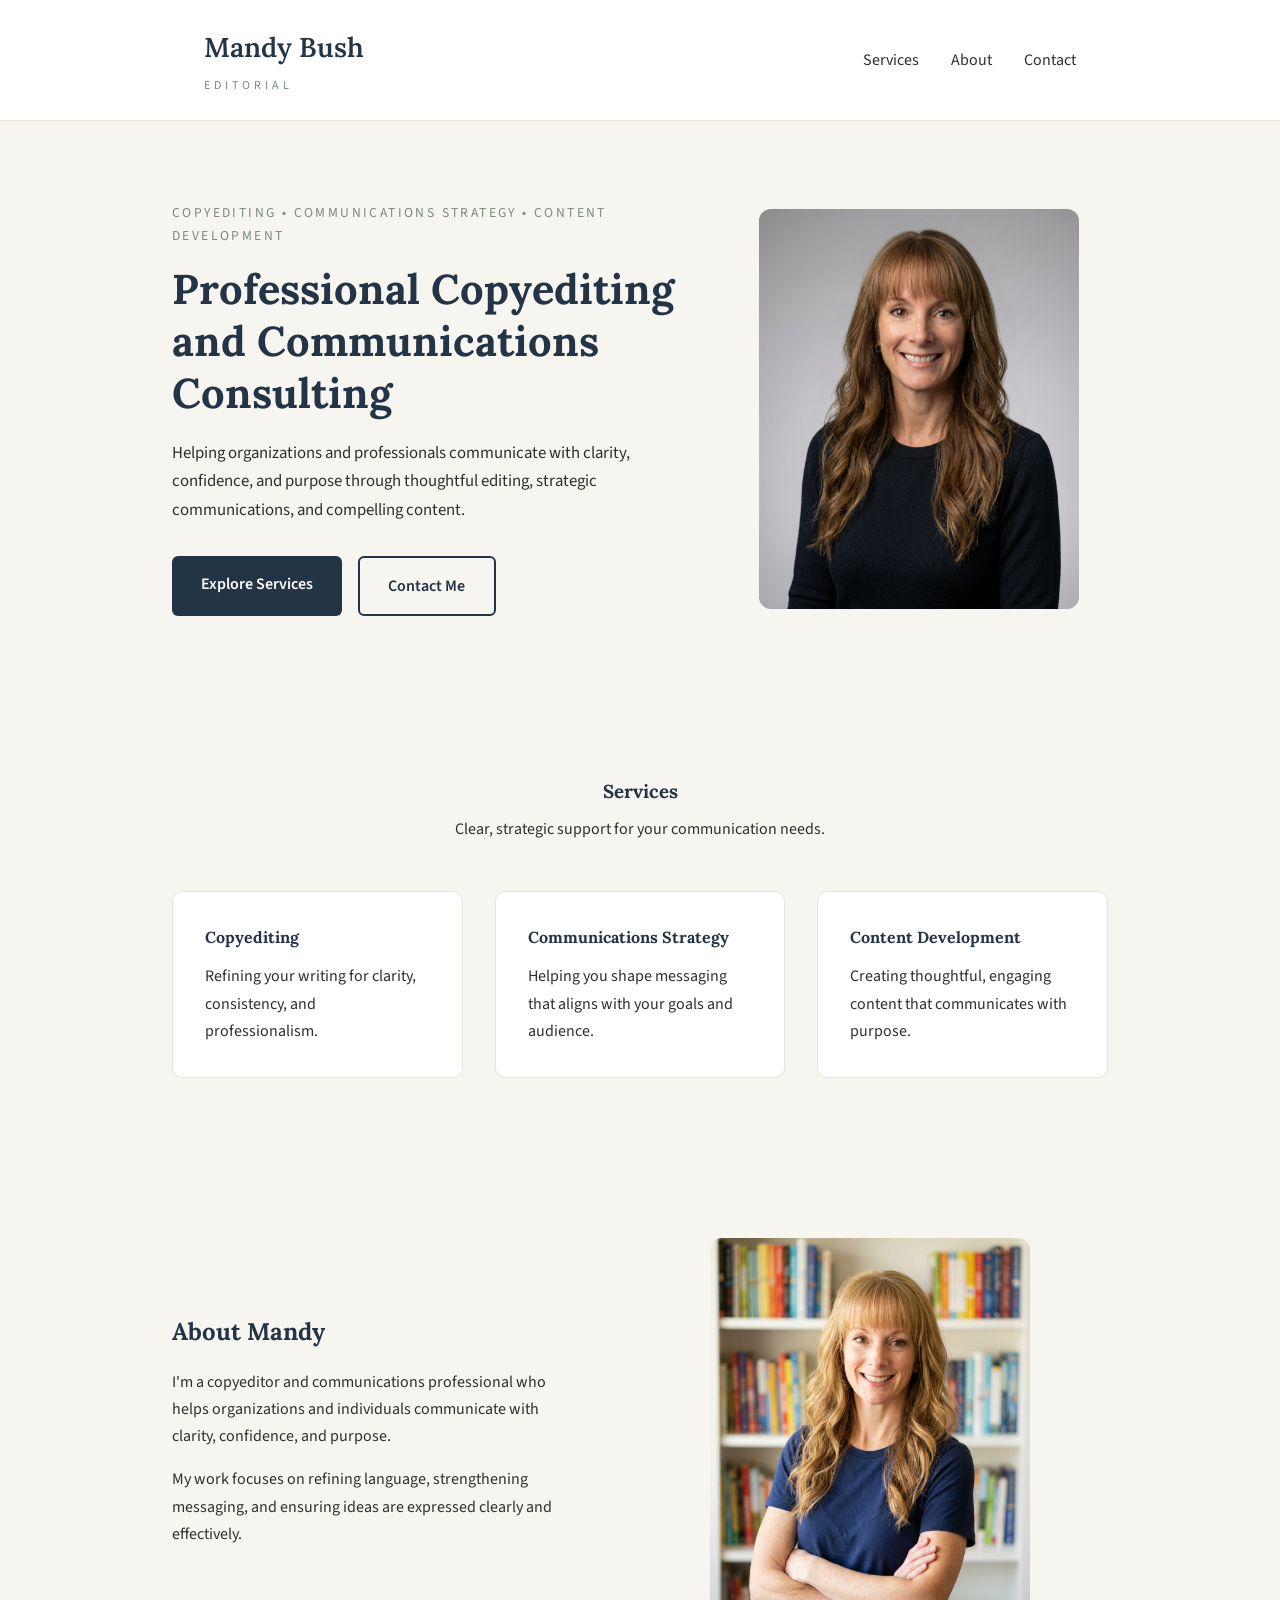
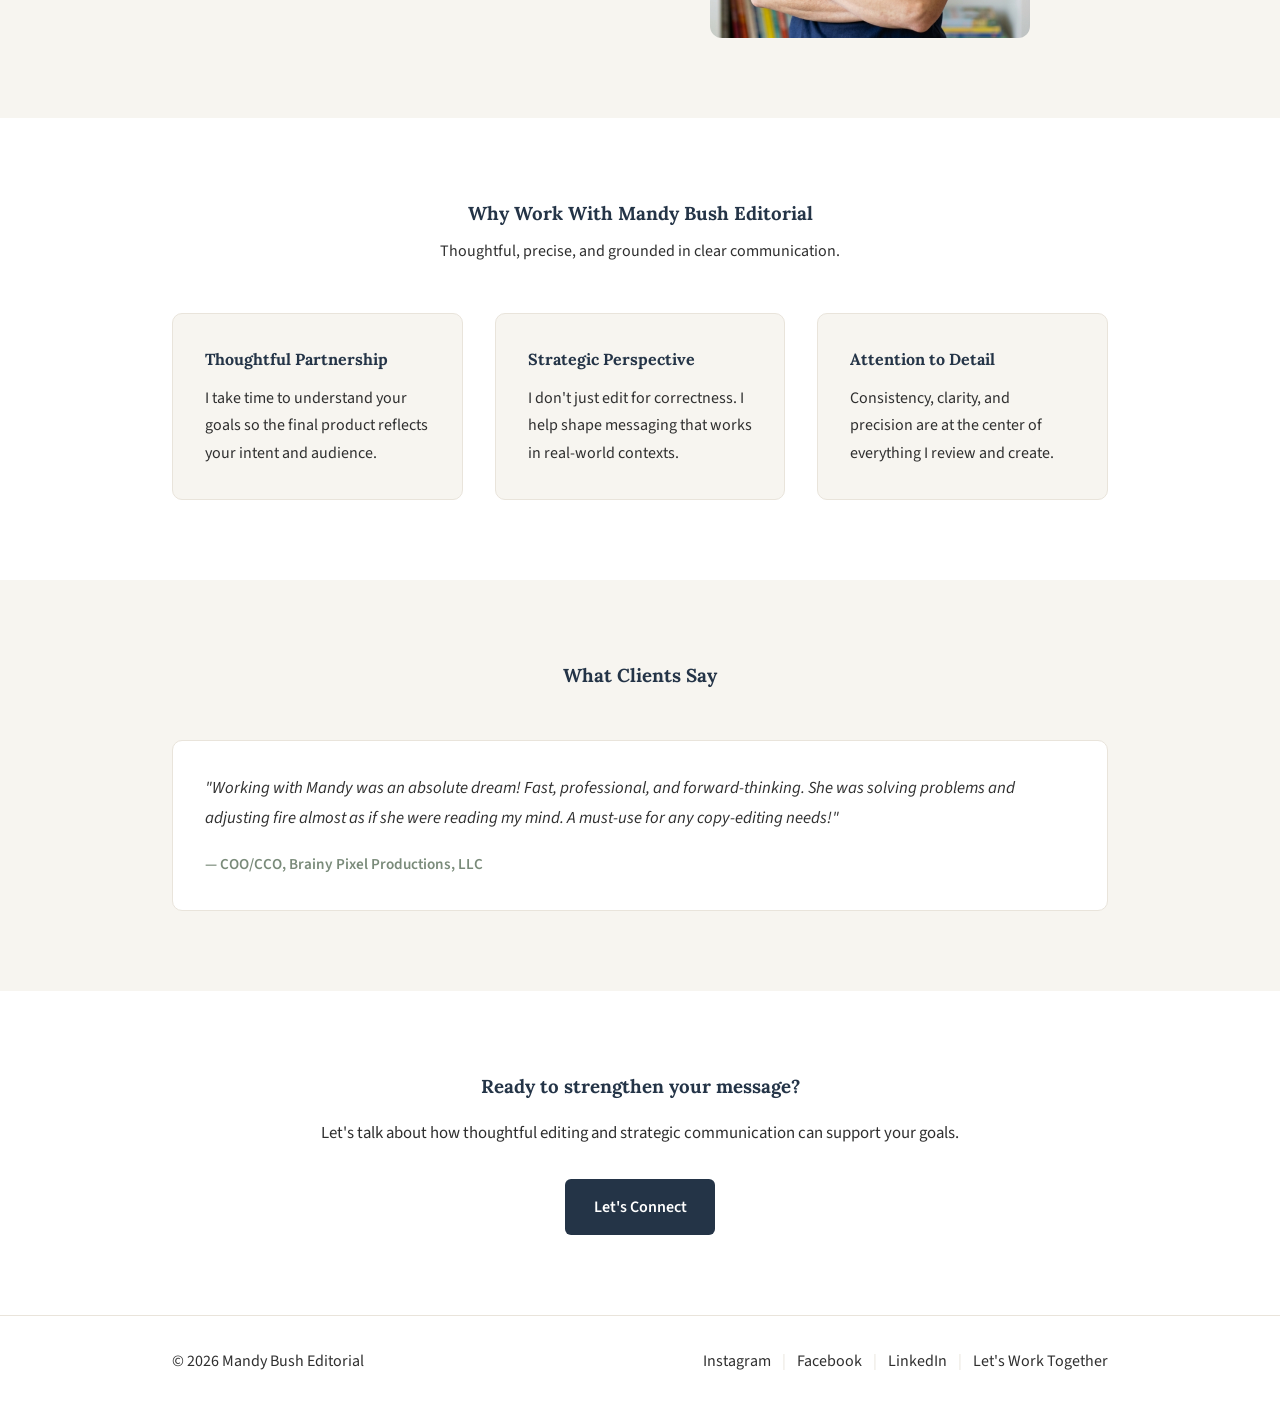
<file: index.html>
<!DOCTYPE html>
<html lang="en">
<head>
    <meta charset="UTF-8">
    <meta name="viewport" content="width=device-width, initial-scale=1.0">

    <!-- Primary SEO -->
    <title>Mandy Bush Editorial | Copyediting & Communications Consulting</title>
    <meta name="description" content="Mandy Bush Editorial offers professional copyediting, communications strategy, and content development for organizations and individuals who want to communicate with clarity and purpose.">
    <meta name="robots" content="index, follow">
    <!-- Favicon -->
    <link rel="icon" type="image/x-icon" href="/favicon.ico">
    <link rel="icon" type="image/png" sizes="32x32" href="/favicon-32x32.png">
    <link rel="icon" type="image/png" sizes="16x16" href="/favicon-16x16.png">
    <link rel="apple-touch-icon" sizes="180x180" href="/apple-touch-icon.png">
    <link rel="canonical" href="https://www.mandybusheditorial.com/">

    <!-- Open Graph -->
    <meta property="og:type" content="website">
    <meta property="og:url" content="https://www.mandybusheditorial.com/">
    <meta property="og:title" content="Mandy Bush Editorial | Copyediting & Communications Consulting">
    <meta property="og:description" content="Professional copyediting, communications strategy, and content development. Clear, purposeful communication for organizations and individuals.">
    <meta property="og:image" content="https://www.mandybusheditorial.com/images/headshot.jpg">

    <!-- Fonts -->
    <link rel="preconnect" href="https://fonts.googleapis.com">
    <link rel="preconnect" href="https://fonts.gstatic.com" crossorigin>
    <link href="https://fonts.googleapis.com/css2?family=Lora:wght@500;600;700&family=Source+Sans+3:wght@400;500;600&display=swap" rel="stylesheet">

    <!-- Stylesheet -->
    <link rel="stylesheet" href="css/style.css">
    <!-- Google Analytics -->
    <script async src="https://www.googletagmanager.com/gtag/js?id=G-Q8B7W2BEQG"></script>
    <script>
        window.dataLayer = window.dataLayer || [];
        function gtag(){dataLayer.push(arguments);}
        gtag('js', new Date());
        gtag('config', 'G-Q8B7W2BEQG');
    </script>
</head>
</head>

<body>

<header class="site-header">
    <div class="container">
        <nav>
            <div class="logo">
                <a href="index.html">
                    <span class="logo-main">Mandy Bush</span>
                    <span class="logo-sub">Editorial</span>
                </a>
            </div>
            <ul class="nav-links">
                <li><a href="services.html">Services</a></li>
                <li><a href="about.html">About</a></li>
                <li><a href="contact.html">Contact</a></li>
            </ul>
        </nav>
    </div>
</header>

<main>

    <section class="hero">
        <div class="container">
            <div class="hero-grid">
                <div class="hero-text">
                    <p class="eyebrow">Copyediting • Communications Strategy • Content Development</p>
                    <h2>Professional Copyediting and Communications Consulting</h2>
                    <p class="hero-description">
                        Helping organizations and professionals communicate with clarity, confidence, and purpose through thoughtful editing, strategic communications, and compelling content.
                    </p>
                    <div class="hero-buttons">
                        <a href="services.html" class="button">Explore Services</a>
                        <a href="contact.html" class="button button-secondary">Contact Me</a>
                    </div>
                </div>
                <img src="images/headshot.jpg" alt="Mandy Bush" class="hero-photo">
            </div>
        </div>
    </section>

    <section class="services">
        <div class="container">
            <div class="section-header">
                <h3>Services</h3>
                <p>Clear, strategic support for your communication needs.</p>
            </div>
            <div class="services-grid">
                <div class="service-card">
                    <h4>Copyediting</h4>
                    <p>Refining your writing for clarity, consistency, and professionalism.</p>
                </div>
                <div class="service-card">
                    <h4>Communications Strategy</h4>
                    <p>Helping you shape messaging that aligns with your goals and audience.</p>
                </div>
                <div class="service-card">
                    <h4>Content Development</h4>
                    <p>Creating thoughtful, engaging content that communicates with purpose.</p>
                </div>
            </div>
        </div>
    </section>

    <section class="about-preview">
        <div class="container">
            <div class="about-grid">
                <div class="about-text">
                    <h2>About Mandy</h2>
                    <p>I'm a copyeditor and communications professional who helps organizations and individuals communicate with clarity, confidence, and purpose.</p>
                    <p>My work focuses on refining language, strengthening messaging, and ensuring ideas are expressed clearly and effectively.</p>
                </div>
                <div class="about-image">
                    <img src="images/workinginhomelibrary.jpg" alt="Mandy Bush working" class="hero-photo">
                </div>
            </div>
        </div>
    </section>

    <section class="why-section">
        <div class="container">
            <div class="section-header">
                <h3>Why Work With Mandy Bush Editorial</h3>
                <p>Thoughtful, precise, and grounded in clear communication.</p>
            </div>
            <div class="why-grid">
                <div class="why-card">
                    <h4>Thoughtful Partnership</h4>
                    <p>I take time to understand your goals so the final product reflects your intent and audience.</p>
                </div>
                <div class="why-card">
                    <h4>Strategic Perspective</h4>
                    <p>I don't just edit for correctness. I help shape messaging that works in real-world contexts.</p>
                </div>
                <div class="why-card">
                    <h4>Attention to Detail</h4>
                    <p>Consistency, clarity, and precision are at the center of everything I review and create.</p>
                </div>
            </div>
        </div>
    </section>
    
    <section class="testimonials">
        <div class="container">
            <div class="section-header">
                <h3>What Clients Say</h3>
            </div>
            <div class="testimonials-grid">
                <div class="testimonial-card">
                    <p class="testimonial-quote">"Working with Mandy was an absolute dream! Fast, professional, and forward-thinking. She was solving problems and adjusting fire almost as if she were reading my mind. A must-use for any copy-editing needs!"</p>
                    <p class="testimonial-author">— COO/CCO, Brainy Pixel Productions, LLC</p>
                </div>
            </div>
        </div>
    </section>

    <section class="cta">
        <div class="container">
            <h3>Ready to strengthen your message?</h3>
            <p>Let's talk about how thoughtful editing and strategic communication can support your goals.</p>
            <a href="contact.html" class="button">Let's Connect</a>
        </div>
    </section>

</main>

<div id="footer"></div>
<script>
    fetch("/partials/footer.html")
      .then(res => res.text())
      .then(data => {
        document.getElementById("footer").innerHTML = data;
      });
</script>

</body>
</html>
</file>
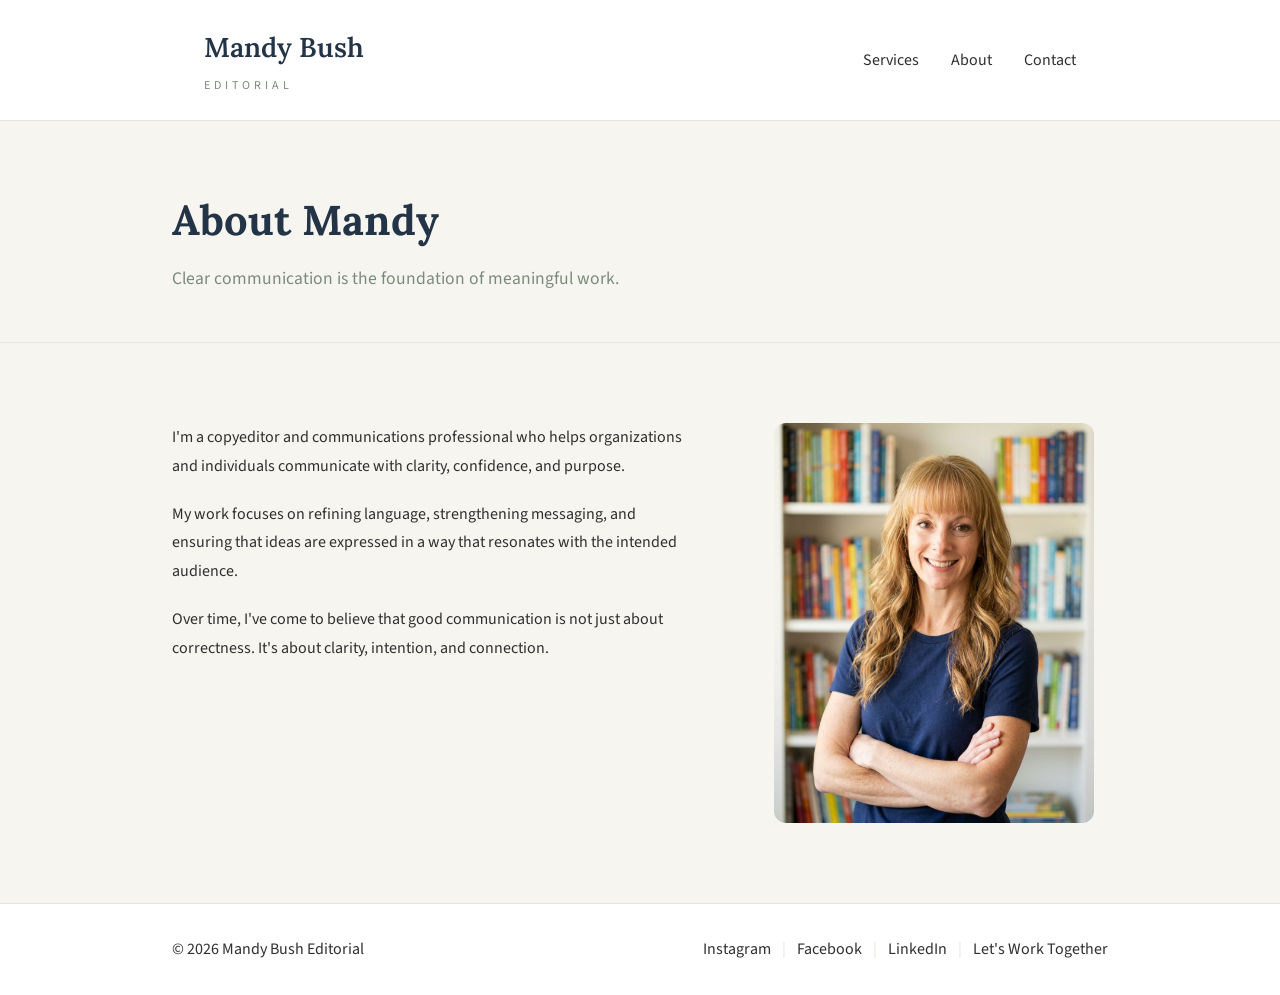
<file: about.html>
<!DOCTYPE html>
<html lang="en">
<head>
    <meta charset="UTF-8">
    <meta name="viewport" content="width=device-width, initial-scale=1.0">

    <!-- Primary SEO -->
    <title>About Mandy Bush | Copyeditor & Communications Professional</title>
    <meta name="description" content="Learn about Mandy Bush, a copyeditor and communications professional helping organizations and individuals communicate with clarity, confidence, and purpose.">
    <meta name="robots" content="index, follow">
    <!-- Favicon -->
    <link rel="icon" type="image/x-icon" href="/favicon.ico">
    <link rel="icon" type="image/png" sizes="32x32" href="/favicon-32x32.png">
    <link rel="icon" type="image/png" sizes="16x16" href="/favicon-16x16.png">
    <link rel="apple-touch-icon" sizes="180x180" href="/apple-touch-icon.png">
    <link rel="canonical" href="https://www.mandybusheditorial.com/about.html">

    <!-- Open Graph -->
    <meta property="og:type" content="website">
    <meta property="og:url" content="https://www.mandybusheditorial.com/about.html">
    <meta property="og:title" content="About Mandy Bush | Copyeditor & Communications Professional">
    <meta property="og:description" content="Mandy Bush is a copyeditor and communications professional focused on refining language, strengthening messaging, and helping ideas connect with the right audience.">
    <meta property="og:image" content="https://www.mandybusheditorial.com/images/workinginhomelibrary.jpg">

    <!-- Fonts -->
    <link rel="preconnect" href="https://fonts.googleapis.com">
    <link rel="preconnect" href="https://fonts.gstatic.com" crossorigin>
    <link href="https://fonts.googleapis.com/css2?family=Lora:wght@500;600;700&family=Source+Sans+3:wght@400;500;600&display=swap" rel="stylesheet">

    <!-- Stylesheet -->
    <link rel="stylesheet" href="css/style.css">
    <!-- Google Analytics -->
    <script async src="https://www.googletagmanager.com/gtag/js?id=G-Q8B7W2BEQG"></script>
    <script>
        window.dataLayer = window.dataLayer || [];
        function gtag(){dataLayer.push(arguments);}
        gtag('js', new Date());
        gtag('config', 'G-Q8B7W2BEQG');
    </script>
</head>
</head>

<body>

<header class="site-header">
    <div class="container">
        <nav>
            <div class="logo">
                <a href="index.html">
                    <span class="logo-main">Mandy Bush</span>
                    <span class="logo-sub">Editorial</span>
                </a>
            </div>
            <ul class="nav-links">
                <li><a href="services.html">Services</a></li>
                <li><a href="about.html">About</a></li>
                <li><a href="contact.html">Contact</a></li>
            </ul>
        </nav>
    </div>
</header>

<main>

    <section class="page-hero">
        <div class="container">
            <h1>About Mandy</h1>
            <p>Clear communication is the foundation of meaningful work.</p>
        </div>
    </section>

    <section class="about-page">
        <div class="container">
            <div class="about-page-grid">
                <div class="about-page-text">
                    <p>
                        I'm a copyeditor and communications professional who helps organizations and individuals communicate with clarity, confidence, and purpose.
                    </p>
                    <p>
                        My work focuses on refining language, strengthening messaging, and ensuring that ideas are expressed in a way that resonates with the intended audience.
                    </p>
                    <p>
                        Over time, I've come to believe that good communication is not just about correctness. It's about clarity, intention, and connection.
                    </p>
                </div>
                <div class="about-page-image">
                    <img src="images/workinginhomelibrary.jpg"
                         alt="Mandy Bush working in her home library"
                         class="hero-photo">
                </div>
            </div>
        </div>
    </section>

</main>

<div id="footer"></div>
<script>
    fetch("/partials/footer.html")
      .then(res => res.text())
      .then(data => {
        document.getElementById("footer").innerHTML = data;
      });
</script>

</body>
</html>
</file>
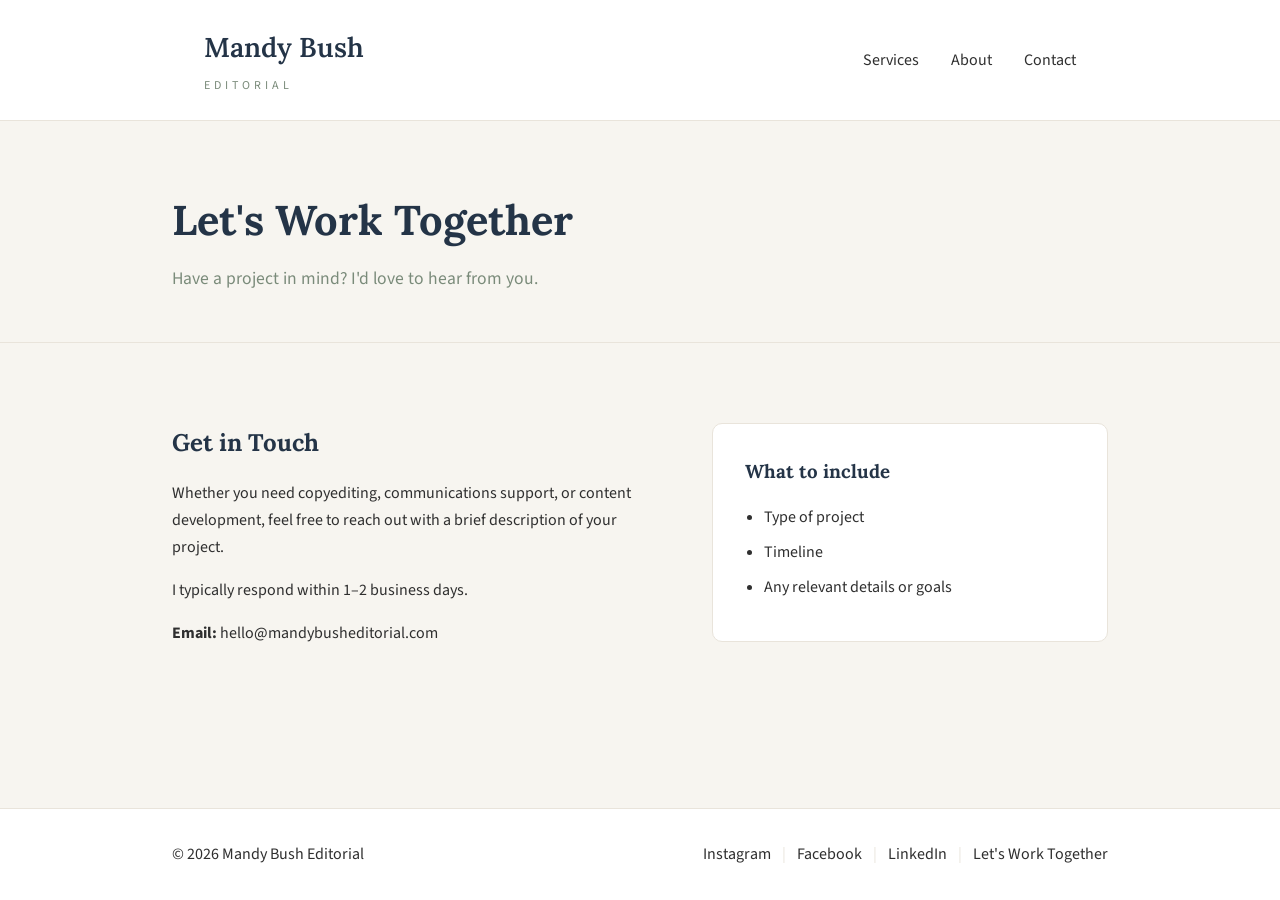
<file: contact.html>
<!DOCTYPE html>
<html lang="en">
<head>
    <meta charset="UTF-8">
    <meta name="viewport" content="width=device-width, initial-scale=1.0">

    <!-- Primary SEO -->
    <title>Contact | Mandy Bush Editorial</title>
    <meta name="description" content="Get in touch with Mandy Bush Editorial to discuss your copyediting, communications strategy, or content development project. Responses within 1–2 business days.">
    <meta name="robots" content="index, follow">
    <!-- Favicon -->
    <link rel="icon" type="image/x-icon" href="/favicon.ico">
    <link rel="icon" type="image/png" sizes="32x32" href="/favicon-32x32.png">
    <link rel="icon" type="image/png" sizes="16x16" href="/favicon-16x16.png">
    <link rel="apple-touch-icon" sizes="180x180" href="/apple-touch-icon.png">
    <link rel="canonical" href="https://www.mandybusheditorial.com/contact.html">

    <!-- Open Graph -->
    <meta property="og:type" content="website">
    <meta property="og:url" content="https://www.mandybusheditorial.com/contact.html">
    <meta property="og:title" content="Contact | Mandy Bush Editorial">
    <meta property="og:description" content="Have a project in mind? Reach out to Mandy Bush Editorial to talk about copyediting, communications strategy, or content development.">
    <meta property="og:image" content="https://www.mandybusheditorial.com/images/headshot.jpg">

    <!-- Fonts -->
    <link rel="preconnect" href="https://fonts.googleapis.com">
    <link rel="preconnect" href="https://fonts.gstatic.com" crossorigin>
    <link href="https://fonts.googleapis.com/css2?family=Lora:wght@500;600;700&family=Source+Sans+3:wght@400;500;600&display=swap" rel="stylesheet">

    <!-- Stylesheet -->
    <link rel="stylesheet" href="css/style.css">
    <!-- Google Analytics -->
    <script async src="https://www.googletagmanager.com/gtag/js?id=G-Q8B7W2BEQG"></script>
    <script>
        window.dataLayer = window.dataLayer || [];
        function gtag(){dataLayer.push(arguments);}
        gtag('js', new Date());
        gtag('config', 'G-Q8B7W2BEQG');
    </script>
</head>
</head>

<body>

<header class="site-header">
    <div class="container">
        <nav>
            <div class="logo">
                <a href="index.html">
                    <span class="logo-main">Mandy Bush</span>
                    <span class="logo-sub">Editorial</span>
                </a>
            </div>
            <ul class="nav-links">
                <li><a href="services.html">Services</a></li>
                <li><a href="about.html">About</a></li>
                <li><a href="contact.html">Contact</a></li>
            </ul>
        </nav>
    </div>
</header>

<main>

    <section class="page-hero">
        <div class="container">
            <h1>Let's Work Together</h1>
            <p>Have a project in mind? I'd love to hear from you.</p>
        </div>
    </section>

    <section class="contact-section">
        <div class="container">
            <div class="contact-grid">

                <div class="contact-text">
                    <h2>Get in Touch</h2>
                    <p>
                        Whether you need copyediting, communications support, or content development, feel free to reach out with a brief description of your project.
                    </p>
                    <p>
                        I typically respond within 1–2 business days.
                    </p>
                    <p>
                        <strong>Email:</strong> hello@mandybusheditorial.com
                    </p>
                </div>

                <div class="contact-box">
                    <div class="contact-card">
                        <h3>What to include</h3>
                        <ul>
                            <li>Type of project</li>
                            <li>Timeline</li>
                            <li>Any relevant details or goals</li>
                        </ul>
                    </div>
                </div>

            </div>
        </div>
    </section>

</main>

<div id="footer"></div>
<script>
    fetch("/partials/footer.html")
      .then(res => res.text())
      .then(data => {
        document.getElementById("footer").innerHTML = data;
      });
</script>

</body>
</html>
</file>
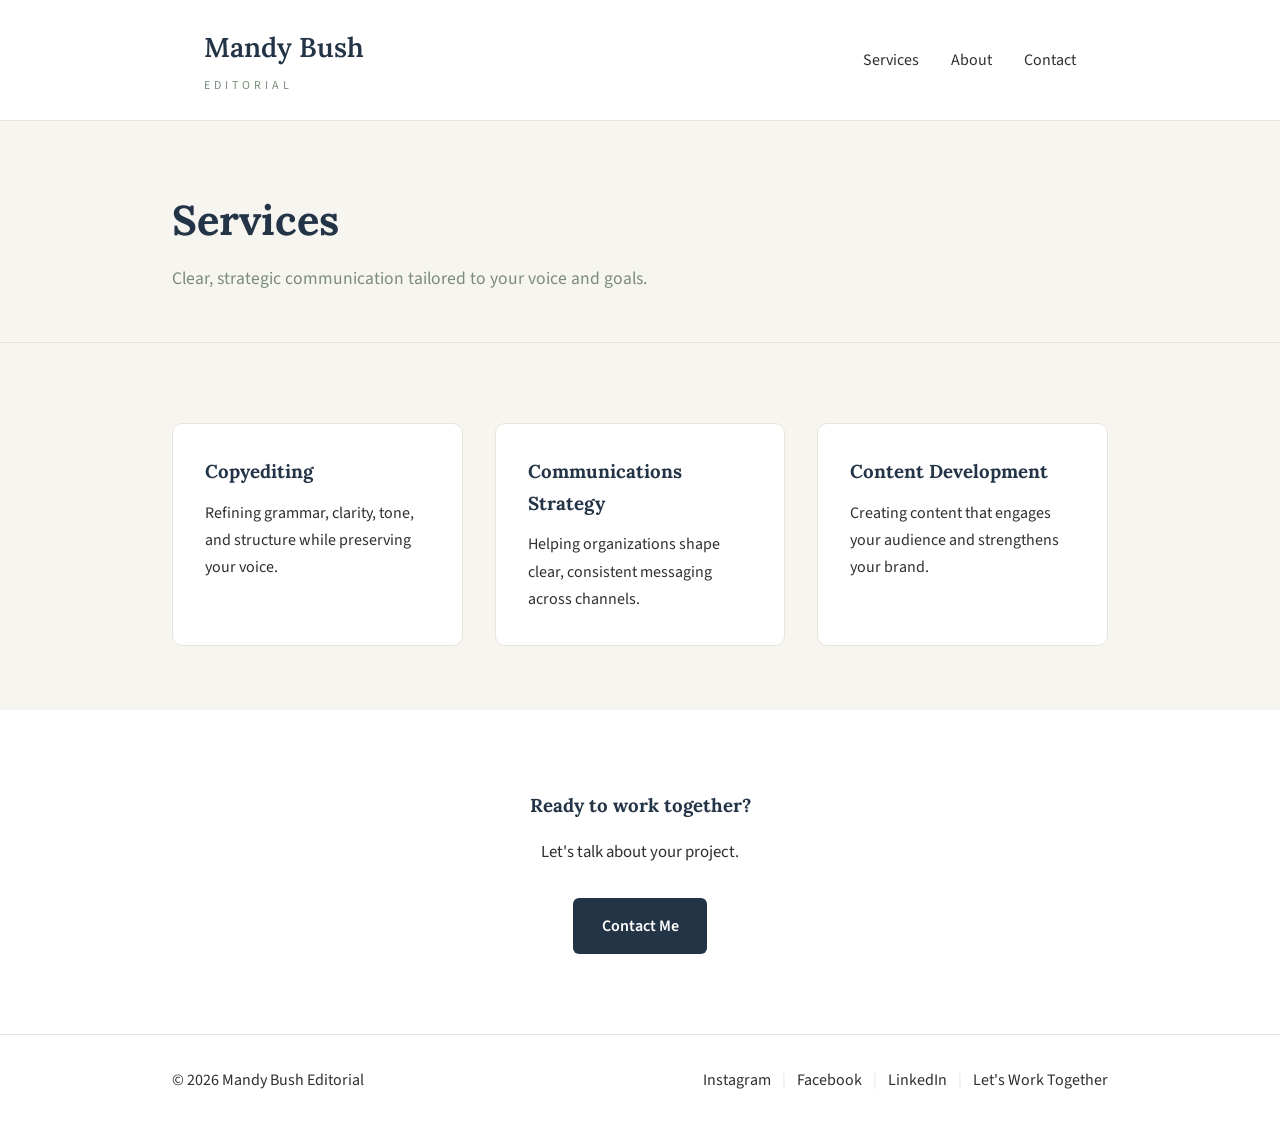
<file: services.html>
<!DOCTYPE html>
<html lang="en">
<head>
    <meta charset="UTF-8">
    <meta name="viewport" content="width=device-width, initial-scale=1.0">

    <!-- Primary SEO -->
    <title>Services | Mandy Bush Editorial</title>
    <meta name="description" content="Mandy Bush Editorial offers copyediting, communications strategy, and content development services tailored to your voice, goals, and audience.">
    <meta name="robots" content="index, follow">
    <!-- Favicon -->
    <link rel="icon" type="image/x-icon" href="/favicon.ico">
    <link rel="icon" type="image/png" sizes="32x32" href="/favicon-32x32.png">
    <link rel="icon" type="image/png" sizes="16x16" href="/favicon-16x16.png">
    <link rel="apple-touch-icon" sizes="180x180" href="/apple-touch-icon.png">
    <link rel="canonical" href="https://www.mandybusheditorial.com/services.html">

    <!-- Open Graph -->
    <meta property="og:type" content="website">
    <meta property="og:url" content="https://www.mandybusheditorial.com/services.html">
    <meta property="og:title" content="Services | Mandy Bush Editorial">
    <meta property="og:description" content="Professional copyediting, communications strategy, and content development. Clear, strategic communication tailored to your voice and goals.">
    <meta property="og:image" content="https://www.mandybusheditorial.com/images/headshot.jpg">

    <!-- Fonts -->
    <link rel="preconnect" href="https://fonts.googleapis.com">
    <link rel="preconnect" href="https://fonts.gstatic.com" crossorigin>
    <link href="https://fonts.googleapis.com/css2?family=Lora:wght@500;600;700&family=Source+Sans+3:wght@400;500;600&display=swap" rel="stylesheet">

    <!-- Stylesheet -->
    <link rel="stylesheet" href="css/style.css">
    <!-- Google Analytics -->
    <script async src="https://www.googletagmanager.com/gtag/js?id=G-Q8B7W2BEQG"></script>
    <script>
        window.dataLayer = window.dataLayer || [];
        function gtag(){dataLayer.push(arguments);}
        gtag('js', new Date());
        gtag('config', 'G-Q8B7W2BEQG');
    </script>
</head>
</head>

<body>

<header class="site-header">
    <div class="container">
        <nav>
            <div class="logo">
                <a href="index.html">
                    <span class="logo-main">Mandy Bush</span>
                    <span class="logo-sub">Editorial</span>
                </a>
            </div>
            <ul class="nav-links">
                <li><a href="services.html">Services</a></li>
                <li><a href="about.html">About</a></li>
                <li><a href="contact.html">Contact</a></li>
            </ul>
        </nav>
    </div>
</header>

<main>

    <section class="page-hero">
        <div class="container">
            <h1>Services</h1>
            <p>Clear, strategic communication tailored to your voice and goals.</p>
        </div>
    </section>

    <section class="services-page">
        <div class="container">
            <div class="services-grid">
                <div class="service-card">
                    <h3>Copyediting</h3>
                    <p>Refining grammar, clarity, tone, and structure while preserving your voice.</p>
                </div>
                <div class="service-card">
                    <h3>Communications Strategy</h3>
                    <p>Helping organizations shape clear, consistent messaging across channels.</p>
                </div>
                <div class="service-card">
                    <h3>Content Development</h3>
                    <p>Creating content that engages your audience and strengthens your brand.</p>
                </div>
            </div>
        </div>
    </section>

    <section class="cta">
        <div class="container">
            <h3>Ready to work together?</h3>
            <p>Let's talk about your project.</p>
            <a href="contact.html" class="button">Contact Me</a>
        </div>
    </section>

</main>

<div id="footer"></div>
<script>
    fetch("/partials/footer.html")
      .then(res => res.text())
      .then(data => {
        document.getElementById("footer").innerHTML = data;
      });
</script>

</body>
</html>
</file>
<file: css/style.css>
/* ===================================
   1. Variables
=================================== */
:root {
    --container: 1000px;
    --gutter: 2rem;

    --color-background: #f7f5f0;
    --color-surface: #ffffff;
    --color-text: #2f2f2f;
    --color-heading: #243447;
    --color-accent: #7a8b7a;
    --color-border: #e9e4db;

    --font-heading: "Lora", serif;
    --font-body: "Source Sans 3", Arial, sans-serif;

    --transition: 0.3s ease;
}

/* ===================================
   2. Base Styles
=================================== */
*,
*::before,
*::after {
    margin: 0;
    padding: 0;
    box-sizing: border-box;
}

html {
    scroll-behavior: smooth;
}

body {
    font-family: var(--font-body);
    background: var(--color-background);
    color: var(--color-text);
    line-height: 1.7;
    min-height: 100vh;
    display: flex;
    flex-direction: column;
}

main {
    flex: 1;
}

img {
    display: block;
    max-width: 100%;
    height: auto;
}

a {
    color: inherit;
    text-decoration: none;
    transition: color var(--transition);
}

ul {
    list-style: none;
}

.container {
    max-width: var(--container);
    margin: 0 auto;
    padding: 0 var(--gutter);
}

/* ===================================
   3. Header & Navigation
=================================== */
.site-header {
    background: var(--color-surface);
    border-bottom: 1px solid var(--color-border);
    position: sticky;
    top: 0;
    z-index: 1000;
}

.site-header nav {
    max-width: var(--container);
    margin: 0 auto;
    padding: 1.5rem var(--gutter);
    display: flex;
    justify-content: space-between;
    align-items: center;
}

.logo a {
    display: flex;
    flex-direction: column;
}

.logo-main {
    font-family: var(--font-heading);
    font-size: 1.7rem;
    font-weight: 600;
    color: var(--color-heading);
}

.logo-sub {
    font-size: .75rem;
    letter-spacing: .25rem;
    text-transform: uppercase;
    color: var(--color-accent);
    margin-top: .35rem;
}

.nav-links {
    display: flex;
    gap: 2rem;
}

.nav-links a {
    font-family: var(--font-body);
    font-size: 1rem;
    color: var(--color-text);
}

.nav-links a:hover {
    color: var(--color-accent);
}

/* ===================================
   4. Global Typography
=================================== */
h1, h2, h3, h4 {
    font-family: var(--font-heading);
    color: var(--color-heading);
}

section {
    padding: 5rem 0;
}

.eyebrow {
    font-size: 0.85rem;
    letter-spacing: 0.15rem;
    text-transform: uppercase;
    color: var(--color-accent);
    margin-bottom: 1rem;
}

.section-header {
    text-align: center;
    margin-bottom: 3rem;
}

.section-header h3 {
    margin-bottom: 0.5rem;
}

/* ===================================
   5. Buttons
=================================== */
.button {
    display: inline-block;
    padding: 0.9rem 1.8rem;
    background: var(--color-heading);
    color: white;
    border-radius: 6px;
    font-weight: 600;
    transition: var(--transition);
}

.button:hover {
    background: var(--color-accent);
    color: white;
    transform: translateY(-2px);
}

.button-secondary {
    background: transparent;
    color: var(--color-heading);
    border: 2px solid var(--color-heading);
}

.button-secondary:hover {
    background: var(--color-heading);
    color: white;
}

/* ===================================
   6. Hero (Homepage)
=================================== */
.hero {
    padding: 5rem 0;
}

.hero-grid {
    display: grid;
    grid-template-columns: 1.2fr 0.8fr;
    gap: 4rem;
    align-items: center;
}

.hero-text {
    max-width: 620px;
}

.hero-text h2 {
    font-size: 2.6rem;
    line-height: 1.25;
    margin-bottom: 1.2rem;
}

.hero-description {
    margin-bottom: 2rem;
    font-size: 1.05rem;
}

.hero-buttons {
    display: flex;
    gap: 1rem;
    flex-wrap: wrap;
}

/* ===================================
   7. Hero Photo (shared)
=================================== */
.hero-photo {
    width: 100%;
    max-width: 320px;
    height: auto;
    display: block;
    border-radius: 12px;
    object-fit: cover;
    transition: transform var(--transition);
}

.hero-photo:hover {
    transform: scale(1.02);
}

/* ===================================
   8. Page Hero (inner pages)
=================================== */
.page-hero {
    padding: 4rem 0 3rem;
    border-bottom: 1px solid var(--color-border);
    margin-bottom: 1rem;
}

.page-hero h1 {
    font-size: 2.6rem;
    margin-bottom: 0.5rem;
}

.page-hero p {
    font-size: 1.1rem;
    color: var(--color-accent);
}

/* ===================================
   9. Services Section (Homepage)
=================================== */
.services {
    padding: 5rem 0;
    background: var(--color-background);
}

.services-grid {
    display: grid;
    grid-template-columns: repeat(3, 1fr);
    gap: 2rem;
}

.service-card {
    background: var(--color-surface);
    border: 1px solid var(--color-border);
    border-radius: 10px;
    padding: 2rem;
}

.service-card h3,
.service-card h4 {
    margin-bottom: 0.75rem;
}

/* ===================================
   10. About Preview (Homepage)
=================================== */
.about-preview {
    padding: 5rem 0;
}

.about-grid {
    display: grid;
    grid-template-columns: 1fr 1.2fr;
    gap: 4rem;
    align-items: center;
}

.about-text h2 {
    margin-bottom: 1rem;
}

.about-text p {
    margin-bottom: 1rem;
}

.about-image {
    display: flex;
    justify-content: center;
}

/* ===================================
   11. Why Section (Homepage)
=================================== */
.why-section {
    padding: 5rem 0;
    background: var(--color-surface);
}

.why-grid {
    display: grid;
    grid-template-columns: repeat(3, 1fr);
    gap: 2rem;
}

.why-card {
    background: var(--color-background);
    border: 1px solid var(--color-border);
    border-radius: 10px;
    padding: 2rem;
}

.why-card h4 {
    margin-bottom: 0.75rem;
}

/* ===================================
   12. CTA Section
=================================== */
.cta {
    padding: 5rem 0;
    background: var(--color-surface);
    text-align: center;
}

.cta h2,
.cta h3 {
    margin-bottom: 1rem;
}

.cta p {
    margin-bottom: 2rem;
    font-size: 1.05rem;
}

/* ===================================
   13. About Page
=================================== */
.about-page {
    padding: 4rem 0 5rem;
}

.about-page-grid {
    display: grid;
    grid-template-columns: 1.2fr 0.8fr;
    gap: 4rem;
    align-items: start;
}

.about-page-text p {
    margin-bottom: 1.2rem;
    line-height: 1.8;
}

.about-page-image {
    display: flex;
    justify-content: center;
    align-items: flex-start;
}

/* ===================================
   14. Services Page
=================================== */
.services-page {
    padding: 4rem 0;
}

/* ===================================
   15. Contact Page
=================================== */
.contact-section {
    padding: 4rem 0 5rem;
}

.contact-grid {
    display: grid;
    grid-template-columns: 1.2fr 1fr;
    gap: 4rem;
    align-items: start;
}

.contact-text h2 {
    margin-bottom: 1rem;
}

.contact-text p {
    margin-bottom: 1rem;
}

.contact-card {
    background: var(--color-surface);
    border: 1px solid var(--color-border);
    border-radius: 10px;
    padding: 2rem;
}

.contact-card h3 {
    margin-bottom: 1rem;
}

.contact-card ul {
    list-style: disc;
    padding-left: 1.2rem;
}

.contact-card ul li {
    margin-bottom: 0.5rem;
}

/* ===================================
   16. Footer
=================================== */
.site-footer {
    background: var(--color-surface);
    border-top: 1px solid var(--color-border);
    padding: 2rem 0;
    margin-top: auto;
    width: 100%;
}

.footer-inner {
    max-width: var(--container);
    margin: 0 auto;
    padding: 0 var(--gutter);
    display: flex;
    justify-content: space-between;
    align-items: center;
}

.footer-link {
    color: var(--color-text);
    transition: color var(--transition);
}

.footer-link:hover {
    color: var(--color-accent);
}

.footer-divider {
    color: var(--color-border);
    margin: 0 0.5rem;
}
/* ===================================
   18. Testimonials
=================================== */
.testimonials {
    padding: 5rem 0;
    background: var(--color-background);
}

.testimonials-grid {
    display: grid;
    grid-template-columns: repeat(auto-fit, minmax(280px, 1fr));
    gap: 2rem;
}

.testimonial-card {
    background: var(--color-surface);
    border: 1px solid var(--color-border);
    border-radius: 10px;
    padding: 2rem;
}

.testimonial-quote {
    font-size: 1.05rem;
    line-height: 1.8;
    margin-bottom: 1.2rem;
    font-style: italic;
    color: var(--color-text);
}

.testimonial-author {
    font-weight: 600;
    color: var(--color-accent);
    font-size: 0.95rem;
}
/* ===================================
   19. Social Links
=================================== */
.social-icons {
    display: flex;
    gap: 1rem;
    align-items: center;
    margin-top: 1.2rem;
}

.social-icon {
    display: flex;
    align-items: center;
    justify-content: center;
    width: 40px;
    height: 40px;
    border-radius: 8px;
    background: var(--color-heading);
    transition: background var(--transition), transform var(--transition);
}

.social-icon:hover {
    background: var(--color-accent);
    transform: translateY(-2px);
}

.social-icon svg {
    width: 20px;
    height: 20px;
    fill: white;
}

.footer-social {
    display: flex;
    gap: 1rem;
    align-items: center;
}
/* ===================================
   20. Responsive
=================================== */
@media (max-width: 900px) {
    .hero-grid,
    .about-grid,
    .about-page-grid,
    .contact-grid {
        grid-template-columns: 1fr;
        gap: 2rem;
        text-align: center;
    }

    .services-grid,
    .why-grid {
        grid-template-columns: 1fr;
    }

    .hero-buttons {
        justify-content: center;
    }

    .about-image,
    .about-page-image {
        justify-content: center;
    }

    .hero-photo {
        max-width: 280px;
        margin: 0 auto;
    }

    .footer-inner {
        flex-direction: column;
        gap: 1rem;
        text-align: center;
    }
}

@media (max-width: 600px) {
    nav {
        flex-direction: column;
        gap: 1rem;
    }

    .nav-links {
        flex-direction: column;
        gap: 1rem;
        align-items: center;
    }

    .hero-text h2,
    .page-hero h1 {
        font-size: 2rem;
    }
}
</file>
